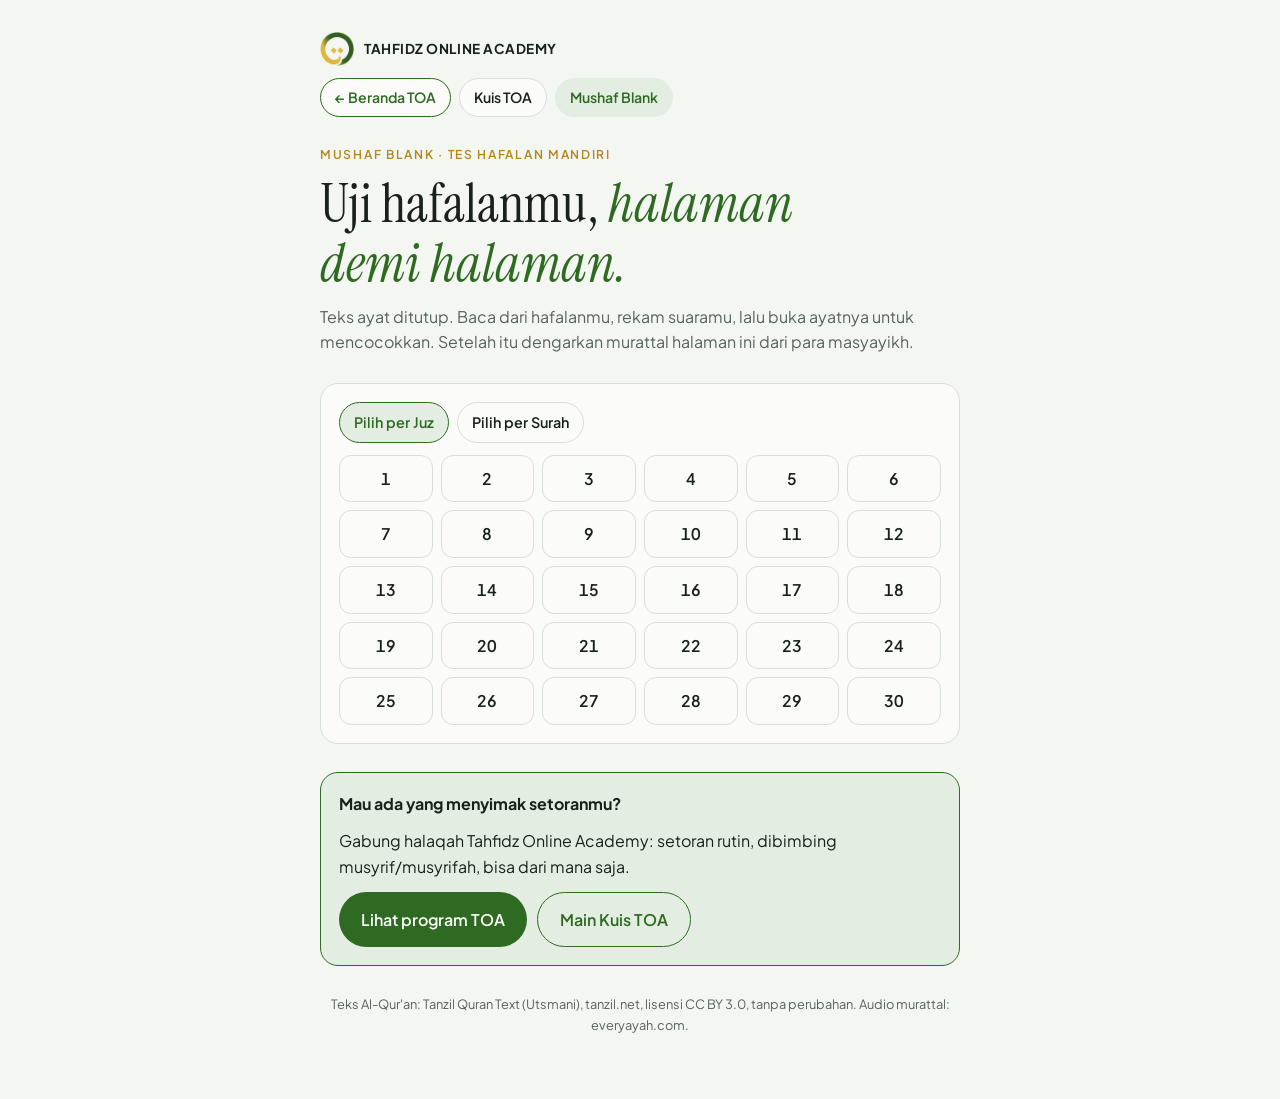
<file: hafalan/index.html>
<!doctype html>
<html lang="id">
<head>
<meta charset="utf-8">
<meta name="viewport" content="width=device-width,initial-scale=1,viewport-fit=cover">
<meta name="description" content="Mushaf Blank TOA: uji hafalan Al-Qur'an per halaman, rekam bacaanmu, lalu dengarkan murattal para masyayikh.">
<meta property="og:title" content="Mushaf Blank TOA">
<meta property="og:description" content="Mushaf Blank TOA: uji hafalan Al-Qur'an per halaman, rekam bacaanmu, lalu dengarkan murattal para masyayikh.">
<meta property="og:image" content="/img/logo-512.png">
<meta name="theme-color" content="#2F6A23">
<link rel="icon" type="image/png" href="/img/logo-160.png">
<link rel="apple-touch-icon" href="/img/logo-512.png">
<style>:root{box-sizing:border-box;padding-top:env(safe-area-inset-top,0px);padding-bottom:env(safe-area-inset-bottom,0px)}body{margin:0;padding:0;font:14px -apple-system,BlinkMacSystemFont,sans-serif}img{max-width:100%}[hidden]{display:none!important}</style>
</head>
<body>
<title>Mushaf Blank TOA</title>
<link rel="preconnect" href="https://fonts.googleapis.com">
<link rel="preconnect" href="https://fonts.gstatic.com" crossorigin>
<link rel="stylesheet" href="https://fonts.googleapis.com/css2?family=Instrument+Serif:ital@0;1&family=Plus+Jakarta+Sans:wght@400;500;600;700&family=Amiri+Quran&family=Amiri:wght@400;700&display=swap">
<style>
/* Layout: one column app with three screens (menu, question, result); mushaf text set large and right-to-left */
:root{
  --bg:#F3F6F1; --paper:#FBFCF9; --ink:#17231A; --muted:#55645A; --line:#D7E0D4;
  --green:#2F6A23; --green-soft:#E3EDE2; --gold:#B8871A; --gold-soft:#F4EAD0;
  --good:#2F6A23; --good-soft:#DDEED8; --bad:#A63A1E; --bad-soft:#F6E1DA;
  --display:"Instrument Serif", Georgia, "Times New Roman", serif;
  --body:"Plus Jakarta Sans", system-ui, -apple-system, "Segoe UI", sans-serif;
  --mushaf:"Amiri Quran", "Amiri", "Traditional Arabic", serif;
}
@media (prefers-color-scheme: dark){:root:not([data-theme="light"]){
  --bg:#0E1610; --paper:#141F17; --ink:#E6EDE5; --muted:#9DAE9F; --line:#26372A;
  --green:#8CC77E; --green-soft:#1A2B1E; --gold:#E2B84A; --gold-soft:#2A2414;
  --good:#8CC77E; --good-soft:#1C3320; --bad:#F09A80; --bad-soft:#3A1E17; color-scheme:dark}}
:root[data-theme="dark"]{
  --bg:#0E1610; --paper:#141F17; --ink:#E6EDE5; --muted:#9DAE9F; --line:#26372A;
  --green:#8CC77E; --green-soft:#1A2B1E; --gold:#E2B84A; --gold-soft:#2A2414;
  --good:#8CC77E; --good-soft:#1C3320; --bad:#F09A80; --bad-soft:#3A1E17; color-scheme:dark}
*{box-sizing:border-box}
body{background:var(--bg);color:var(--ink);font-family:var(--body);font-size:16px;line-height:1.6;
  padding-left:max(16px,env(safe-area-inset-left,0px));padding-right:max(16px,env(safe-area-inset-right,0px));padding-block:0}
.wrap{max-width:640px;margin:0 auto;padding-block:32px 64px;display:flex;flex-direction:column;gap:28px}
h1,h2,h3{font-family:var(--display);font-weight:400;margin:0;line-height:1.1;text-wrap:balance}
h1{font-size:clamp(2.4rem,9vw,3.4rem)}
h1 em,h2 em{color:var(--green)}
h2{font-size:2rem}
h3{font-size:1.45rem}
p{margin:0}
.eyebrow{font-size:.76rem;letter-spacing:.14em;text-transform:uppercase;color:var(--gold);font-weight:600}
.muted{color:var(--muted)}
.brand{display:flex;align-items:center;gap:10px;font-size:.85rem}
.brand svg,.brand img{width:34px;height:34px;flex:none;object-fit:contain}
.brand b{letter-spacing:.04em}
header{display:flex;flex-direction:column;gap:12px}
button{font:inherit;color:inherit}
button:focus-visible,a:focus-visible{outline:3px solid var(--gold);outline-offset:3px}
.modes{display:flex;flex-direction:column;gap:12px}
.mode{display:grid;grid-template-columns:3.2rem 1fr;gap:14px;align-items:center;text-align:left;background:var(--paper);border:1px solid var(--line);border-radius:18px;padding:18px;cursor:pointer}
.mode:hover{border-color:var(--green)}
.mode .ic{width:3.2rem;height:3.2rem;border-radius:14px;background:var(--green-soft);display:grid;place-items:center;font-family:var(--mushaf);font-size:1.5rem;color:var(--green);line-height:1}
.mode b{display:block;font-weight:600;font-size:1.05rem}
.mode span{font-size:.9rem;color:var(--muted)}
.juz{display:flex;flex-direction:column;gap:14px}
.juzgrid{display:grid;grid-template-columns:repeat(6,1fr);gap:8px}
.juzgrid button{border:1px solid var(--line);background:var(--paper);border-radius:12px;padding:10px 0;font-weight:600;cursor:pointer;font-variant-numeric:tabular-nums}
.juzgrid button:hover{border-color:var(--green);color:var(--green)}
.juzgrid button.hot{background:var(--gold-soft);border-color:var(--gold)}
@media (max-width:380px){.juzgrid{grid-template-columns:repeat(5,1fr)}}
.link{background:none;border:0;color:var(--green);font-weight:600;cursor:pointer;padding:4px 0;align-self:flex-start}
.qtop{display:flex;justify-content:space-between;align-items:center;gap:10px;font-size:.88rem;color:var(--muted)}
.prog{height:6px;background:var(--line);border-radius:999px;overflow:hidden}
.prog div{height:100%;background:var(--green);border-radius:999px;transition:width .3s}
.qbox{background:var(--paper);border:1px solid var(--line);border-radius:20px;padding:22px;display:flex;flex-direction:column;gap:14px}
.qbox .ref{font-size:.82rem;font-weight:600;color:var(--gold);letter-spacing:.04em}
.qtext{font-size:1.15rem;font-weight:600;line-height:1.5}
.ayah{font-family:var(--mushaf);direction:rtl;text-align:right;font-size:clamp(1.55rem,6vw,1.95rem);line-height:2.15;color:var(--ink)}
.opts{display:flex;flex-direction:column;gap:10px}
.opt{text-align:left;background:var(--paper);border:1.5px solid var(--line);border-radius:14px;padding:14px 16px;cursor:pointer;line-height:1.45}
.opt:hover:not(:disabled){border-color:var(--green)}
.opt.ar{font-family:var(--mushaf);direction:rtl;text-align:right;font-size:clamp(1.3rem,5vw,1.6rem);line-height:2;padding-block:10px}
.opt:disabled{cursor:default}
.opt.good{border-color:var(--good);background:var(--good-soft)}
.opt.bad{border-color:var(--bad);background:var(--bad-soft)}
.fb{border-radius:14px;padding:14px 16px;display:flex;flex-direction:column;gap:6px}
.fb.good{background:var(--good-soft)}.fb.bad{background:var(--bad-soft)}
.fb b{font-weight:700}
.fb .ayah{font-size:1.4rem;line-height:2}
.btn{display:inline-flex;align-items:center;justify-content:center;background:var(--green);color:var(--paper);border:0;border-radius:999px;padding:14px 22px;font-weight:600;cursor:pointer;text-decoration:none;text-align:center}
.btn.ghost{background:transparent;color:var(--green);border:1.5px solid var(--green)}
.row{display:flex;flex-wrap:wrap;gap:10px}
.result{background:var(--paper);border:1.5px solid var(--green);border-radius:22px;padding:24px;display:flex;flex-direction:column;gap:14px;text-align:center}
.result .score{font-family:var(--display);font-size:4.5rem;line-height:1;font-variant-numeric:tabular-nums}
.result .score small{font-size:1.6rem;color:var(--muted)}
.result .ar{font-family:"Amiri",serif;font-size:1.5rem;color:var(--green);line-height:1.8}
.stars{display:flex;justify-content:center;gap:6px}
.stars i{width:12px;height:12px;border-radius:50%;background:var(--line)}
.stars i.on{background:var(--gold)}
.cta{background:var(--gold-soft);border-radius:18px;padding:20px;display:flex;flex-direction:column;gap:10px}
.cta p{font-size:.95rem}
.ebook{background:var(--paper);border:1.5px solid var(--gold);border-radius:18px;padding:20px;display:grid;grid-template-columns:110px 1fr;gap:16px;align-items:start}
.ebook .cv{width:100%;height:auto;aspect-ratio:1/1;object-fit:cover;border-radius:10px}
.ebook .more{grid-column:1/-1;display:flex;flex-direction:column;gap:8px;border-top:1px dashed var(--line);padding-top:12px}
.ebook .more>span{font-size:.78rem;letter-spacing:.1em;text-transform:uppercase;color:var(--muted);font-weight:600}
#eb-more{display:grid;grid-template-columns:repeat(4,1fr);gap:8px}
#eb-more a{display:block;border-radius:8px;overflow:hidden}
#eb-more img{width:100%;height:auto;aspect-ratio:1/1;object-fit:cover;display:block}
#eb-more a:focus-visible{outline:3px solid var(--gold);outline-offset:2px}
.ebook .tx{display:flex;flex-direction:column;gap:8px;min-width:0}
.ebook .tx b.h{font-family:var(--display);font-weight:400;font-size:1.35rem;line-height:1.15}
.ebook .tx p{font-size:.93rem;color:var(--muted)}
.ebook .tx p i{color:var(--ink);font-style:normal;font-weight:600}
@media (max-width:380px){.ebook{grid-template-columns:1fr}.ebook .cv{width:140px}}
.daily{display:flex;flex-direction:column;gap:6px;text-align:left;background:var(--gold-soft);border:1.5px solid var(--gold);border-radius:20px;padding:20px;cursor:pointer;width:100%}
.daily:hover{transform:translateY(-1px)}
.daily b{font-family:var(--display);font-weight:400;font-size:1.8rem;line-height:1.1}
.daily .sub{font-size:.92rem;color:var(--muted)}
.daily .go{align-self:flex-start;margin-top:4px;background:var(--green);color:var(--paper);border-radius:999px;padding:8px 16px;font-weight:600;font-size:.9rem}
.dots{display:flex;gap:6px;font-size:1.3rem;line-height:1;min-height:1.3rem}
.dsteps{display:flex;gap:8px}
.dsteps span{flex:1;height:8px;border-radius:999px;background:var(--line)}
.dsteps span.ok{background:var(--good)}.dsteps span.no{background:var(--bad)}.dsteps span.now{background:var(--gold)}
.dres{background:var(--paper);border:1.5px solid var(--green);border-radius:22px;padding:24px;display:flex;flex-direction:column;gap:14px;text-align:center}
.dres .emo{font-size:2.6rem;letter-spacing:.15em;line-height:1.2}
.dres .chain{font-size:.9rem;color:var(--muted)}
.stats4{display:grid;grid-template-columns:repeat(4,1fr);gap:8px}
.stats4 div{background:var(--green-soft);border-radius:12px;padding:10px 4px;display:flex;flex-direction:column}
.stats4 b{font-family:var(--display);font-weight:400;font-size:1.7rem;line-height:1.1;font-variant-numeric:tabular-nums}
.stats4 span{font-size:.7rem;color:var(--muted);line-height:1.3}
.cd{font-variant-numeric:tabular-nums;font-weight:700;font-size:1.3rem}
.sharebox{font-family:ui-monospace,SFMono-Regular,Menlo,monospace;font-size:.85rem;white-space:pre-wrap;text-align:left;background:var(--bg);border:1px dashed var(--line);border-radius:12px;padding:12px;user-select:all}
.tescard{display:grid;grid-template-columns:3.2rem 1fr;gap:14px;align-items:center;text-align:left;background:var(--green-soft);border:1.5px solid var(--green);border-radius:18px;padding:18px;cursor:pointer;width:100%}
.tescard .ic{width:3.2rem;height:3.2rem;border-radius:14px;background:var(--paper);display:grid;place-items:center;font-weight:700;color:var(--green);font-size:1.3rem}
.tescard b{display:block;font-weight:600;font-size:1.05rem}
.tescard span.d{font-size:.9rem;color:var(--muted)}
.tin{font:inherit;font-size:1.3rem;color:var(--ink);background:var(--paper);border:1.5px solid var(--line);border-radius:14px;padding:14px;width:100%;max-width:220px}
.tin:focus-visible{outline:3px solid var(--gold);outline-offset:2px}
.tf{display:flex;flex-direction:column;gap:6px;font-weight:600;font-size:.92rem}
.tf input{font:inherit;font-weight:400;color:var(--ink);background:var(--bg);border:1px solid var(--line);border-radius:10px;padding:12px;width:100%}
.pres{background:var(--paper);border:1.5px solid var(--green);border-radius:22px;padding:22px;display:flex;flex-direction:column;gap:14px}
.pres .pn{font-family:var(--display);font-size:2.1rem;line-height:1.1}
.pres .code{align-self:flex-start;background:var(--gold-soft);border-radius:999px;padding:4px 12px;font-weight:700;font-size:.85rem;letter-spacing:.04em}
.pres ul{margin:0;padding-left:20px;display:flex;flex-direction:column;gap:4px}
.pres dl{margin:0;display:grid;grid-template-columns:auto 1fr;gap:6px 14px;font-size:.92rem;background:var(--green-soft);border-radius:12px;padding:12px 14px}
.pres dt{font-weight:600}.pres dd{margin:0;color:var(--muted)}
.alt{border:1px dashed var(--line);border-radius:14px;padding:14px;font-size:.92rem;display:flex;flex-direction:column;gap:8px}
.plcard{display:grid;grid-template-columns:3.2rem 1fr;gap:14px;align-items:center;text-align:left;background:var(--paper);border:1.5px solid var(--gold);border-radius:18px;padding:18px;cursor:pointer;width:100%}
.plcard .ic{width:3.2rem;height:3.2rem;border-radius:14px;background:var(--gold-soft);display:grid;place-items:center;font-size:1.3rem}
.plcard b{display:block;font-weight:600;font-size:1.05rem}
.plcard span.d{font-size:.9rem;color:var(--muted)}
.pgrid{display:grid;grid-template-columns:repeat(6,1fr);gap:8px}
.pgrid button{border:1.5px solid var(--line);background:var(--paper);border-radius:12px;padding:10px 0;font-weight:600;cursor:pointer;font-variant-numeric:tabular-nums}
.pgrid button[aria-pressed="true"]{background:var(--green);border-color:var(--green);color:var(--paper)}
@media (max-width:380px){.pgrid{grid-template-columns:repeat(5,1fr)}}
.chips{display:flex;flex-wrap:wrap;gap:8px}
.chips button{border:1.5px solid var(--line);background:var(--paper);border-radius:999px;padding:8px 14px;font-weight:600;font-size:.9rem;cursor:pointer}
.chips button[aria-pressed="true"]{border-color:var(--green);background:var(--green-soft);color:var(--green)}
.who{display:flex;align-items:center;justify-content:space-between;gap:10px;background:var(--paper);border:1px solid var(--line);border-radius:14px;padding:10px 14px;font-size:.92rem}
.who b{color:var(--green)}
.kl{display:flex;flex-direction:column;gap:14px;background:var(--paper);border:1px solid var(--line);border-radius:18px;padding:18px}
.kl ol{list-style:none;margin:0;padding:0;display:flex;flex-direction:column}
.kl li{display:grid;grid-template-columns:2rem 1fr auto;gap:10px;align-items:center;padding:10px 4px;border-bottom:1px solid var(--line)}
.kl li:last-child{border-bottom:0}
.kl li .r{font-weight:700;color:var(--muted);font-variant-numeric:tabular-nums;text-align:center}
.kl li:nth-child(1) .r{color:var(--gold)}
.kl li .n{overflow:hidden;text-overflow:ellipsis;white-space:nowrap;font-weight:600}
.kl li .p{font-variant-numeric:tabular-nums;font-weight:700;color:var(--green)}
.kl li.me{background:var(--green-soft);border-radius:10px}
.kl .empty{color:var(--muted);font-size:.92rem;padding:8px 0}
.vc{font-size:.85rem;color:var(--muted);text-align:center}
.nm{position:fixed;inset:0;z-index:50;background:rgba(0,0,0,.45);display:flex;align-items:center;justify-content:center;padding:16px}
.nm[hidden]{display:none!important}
.nmc{background:var(--paper);border-radius:20px;padding:22px;max-width:420px;width:100%;display:flex;flex-direction:column;gap:12px}
.nmc .tin{max-width:none;font-size:1.1rem}
.psum{display:grid;grid-template-columns:repeat(3,1fr);gap:8px}
.psum div{background:var(--green-soft);border-radius:12px;padding:10px 6px;display:flex;flex-direction:column;text-align:center}
.psum b{font-family:var(--display);font-weight:400;font-size:1.7rem;line-height:1.1;font-variant-numeric:tabular-nums}
.psum span{font-size:.74rem;color:var(--muted)}
.days{display:flex;flex-direction:column;border-top:1px solid var(--line)}
.day{display:grid;grid-template-columns:auto 1fr auto;gap:12px;align-items:center;padding:12px 2px;border-bottom:1px solid var(--line)}
.day input{width:22px;height:22px;accent-color:var(--green)}
.day .w{min-width:0}
.day .w b{display:block;font-weight:600;font-size:.95rem}
.day .w span{font-size:.84rem;color:var(--muted)}
.day .m{font-size:.82rem;color:var(--muted);text-align:right;font-variant-numeric:tabular-nums;white-space:nowrap}
.day.done .w b{text-decoration:line-through;color:var(--muted)}
.warn{font-size:.88rem;background:var(--gold-soft);border-radius:12px;padding:12px 14px}
.loading{color:var(--muted);text-align:center;padding:30px 0}
footer{font-size:.8rem;color:var(--muted);text-align:center}
.topnav{display:flex;flex-wrap:wrap;gap:8px;align-items:center}
.topnav a{display:inline-flex;align-items:center;gap:4px;border:1.5px solid var(--line);background:var(--paper);border-radius:999px;padding:7px 14px;font-weight:600;font-size:.88rem;color:var(--ink);text-decoration:none}
.topnav a.home{border-color:var(--green);color:var(--green)}
.topnav a[aria-current]{background:var(--green-soft);border-color:var(--green-soft);color:var(--green)}

.card{display:flex;flex-direction:column;gap:12px;background:var(--paper);border:1px solid var(--line);border-radius:18px;padding:18px}
.sel{font:inherit;color:var(--ink);background:var(--paper);border:1.5px solid var(--line);border-radius:12px;padding:12px;width:100%}
.juzgrid .on{border-color:var(--green);background:var(--green-soft);color:var(--green)}
.vtop{display:grid;grid-template-columns:48px 1fr 48px;align-items:center;gap:8px;position:sticky;top:0;z-index:5;background:var(--bg);padding:8px 0}
.nav{width:44px;height:44px;border-radius:999px;border:1.5px solid var(--line);background:var(--paper);font-size:1.5rem;line-height:1;cursor:pointer;color:var(--ink)}
.nav:disabled{opacity:.35}
.ayat{display:flex;flex-direction:column;gap:10px}
.bas{font-family:var(--mushaf);text-align:center;font-size:1.5rem;color:var(--green);direction:rtl}
.sh{text-align:center;font-weight:600;color:var(--gold);font-size:.9rem;letter-spacing:.06em;margin-top:6px}
.ay{display:grid;grid-template-columns:1fr 2.2rem;gap:10px;align-items:start;background:var(--paper);border:1px solid var(--line);border-radius:14px;padding:12px 14px;cursor:pointer;text-align:right;font:inherit;color:inherit;width:100%}
.ay .no{width:2.2rem;height:2.2rem;border-radius:999px;background:var(--green-soft);color:var(--green);display:flex;align-items:center;justify-content:center;font-weight:700;font-size:.85rem;font-variant-numeric:tabular-nums}
.ay .tx{font-family:var(--mushaf);direction:rtl;font-size:clamp(1.4rem,5.5vw,1.8rem);line-height:2.1}
.ay.closed .tx{color:var(--muted)}
.ay .blank{display:inline-block;height:.9em;border-radius:6px;background:var(--line);vertical-align:middle}
.ay.playing{border-color:var(--gold);box-shadow:0 0 0 2px var(--gold-soft)}
.err{color:var(--bad);font-size:.9rem;margin:0}
#r-btn.recording{background:var(--bad)}
.topnav{display:flex;flex-wrap:wrap;gap:8px;align-items:center}
.topnav a{display:inline-flex;align-items:center;gap:4px;border:1.5px solid var(--line);background:var(--paper);border-radius:999px;padding:7px 14px;font-weight:600;font-size:.88rem;color:var(--ink);text-decoration:none}
.topnav a.home{border-color:var(--green);color:var(--green)}
.topnav a[aria-current]{background:var(--green-soft);border-color:var(--green-soft);color:var(--green)}

</style>
<div class="wrap">
  <header>
    <a class="brand" href="/" style="color:inherit;text-decoration:none"><img src="/img/logo-160.png" alt="" width="34" height="34"><b>TAHFIDZ ONLINE ACADEMY</b></a>
    <nav class="topnav" aria-label="Navigasi"><a href="/" class="home">← Beranda TOA</a><a href="/kuis/">Kuis TOA</a><a href="/hafalan/" aria-current="page">Mushaf Blank</a></nav>
  </header>

  <section style="display:flex;flex-direction:column;gap:10px">
    <span class="eyebrow">Mushaf Blank · Tes Hafalan Mandiri</span>
    <h1>Uji hafalanmu, <em>halaman demi halaman.</em></h1>
    <p class="muted">Teks ayat ditutup. Baca dari hafalanmu, rekam suaramu, lalu buka ayatnya untuk mencocokkan. Setelah itu dengarkan murattal halaman ini dari para masyayikh.</p>
  </section>

  <section class="card" id="picker">
    <div class="chips" id="pk-tabs"><button type="button" data-t="juz" aria-pressed="true">Pilih per Juz</button><button type="button" data-t="surah" aria-pressed="false">Pilih per Surah</button></div>
    <div id="pk-juz">
      <div class="juzgrid" id="jgrid"></div>
      <div id="pgwrap" hidden style="display:flex;flex-direction:column;gap:8px;margin-top:14px"><b id="pg-h"></b><div class="juzgrid" id="pgrid2"></div></div>
    </div>
    <div id="pk-surah" hidden>
      <label class="muted" for="ssel" style="font-size:.9rem">Surah</label>
      <select id="ssel" class="sel"></select>
      <button class="btn" type="button" id="sgo" style="align-self:flex-start">Buka surah</button>
    </div>
  </section>

  <section id="viewer" hidden style="display:flex;flex-direction:column;gap:16px">
    <button class="link" type="button" id="v-back">← Pilih halaman lain</button>
    <div class="vtop">
      <button class="nav" type="button" id="prev" aria-label="Halaman sebelumnya">‹</button>
      <div style="text-align:center"><b id="v-h"></b><div class="muted" id="v-s" style="font-size:.88rem"></div></div>
      <button class="nav" type="button" id="next" aria-label="Halaman berikutnya">›</button>
    </div>
    <div class="chips" id="tools">
      <button type="button" id="t-next">Buka ayat berikutnya</button>
      <button type="button" id="t-all">Buka semua</button>
      <button type="button" id="t-none">Tutup semua</button>
      <button type="button" id="t-hint" aria-pressed="false">Petunjuk kata pertama</button>
    </div>
    <div id="ayat" class="ayat"></div>

    <div class="card" id="rec">
      <b>🎙️ Rekam bacaanmu</b>
      <p class="muted" style="font-size:.9rem;margin:0">Rekaman hanya tersimpan di HP-mu, tidak diunggah ke mana pun.</p>
      <div class="row" style="align-items:center"><button class="btn" type="button" id="r-btn">Mulai rekam</button><span id="r-time" class="muted" style="font-variant-numeric:tabular-nums"></span></div>
      <div id="r-out" hidden style="display:flex;flex-direction:column;gap:10px">
        <audio id="r-audio" controls style="width:100%"></audio>
        <div class="row"><button class="btn ghost" type="button" id="r-share">Kirim rekaman</button><a class="btn ghost" id="r-dl" download>Simpan rekaman</a></div>
      </div>
      <p id="r-err" class="err" hidden></p>
    </div>

    <div class="card" id="mur">
      <b>🎧 Murattal halaman ini</b>
      <label class="muted" for="qsel" style="font-size:.9rem">Qari</label>
      <select id="qsel" class="sel"></select>
      <div class="row" style="align-items:center"><button class="btn" type="button" id="m-btn">▶ Putar halaman ini</button><span id="m-now" class="muted" style="font-size:.9rem"></span></div>
      <div class="chips"><button type="button" id="m-rep" aria-pressed="false">🔁 Ulangi halaman</button><button type="button" id="m-show" aria-pressed="true">Buka ayat saat diputar</button></div>
      <p id="m-err" class="err" hidden></p>
    </div>
  </section>

  <section class="card" style="background:var(--green-soft);border-color:var(--green)">
    <b>Mau ada yang menyimak setoranmu?</b>
    <p style="margin:0">Gabung halaqah Tahfidz Online Academy: setoran rutin, dibimbing musyrif/musyrifah, bisa dari mana saja.</p>
    <div class="row"><a class="btn" href="/#program">Lihat program TOA</a><a class="btn ghost" href="/kuis/">Main Kuis TOA</a></div>
  </section>

  <footer>Teks Al-Qur'an: Tanzil Quran Text (Utsmani), tanzil.net, lisensi CC BY 3.0, tanpa perubahan. Audio murattal: everyayah.com.</footer>
</div>

<script>
var QARI=[['Alafasy_128kbps','Mishary Rasyid Alafasy (Kuwait)'],['Husary_64kbps','Mahmud Khalil Al-Husary (Mesir)'],['Minshawy_Murattal_128kbps','Muhammad Shiddiq Al-Minsyawi (Mesir)'],['Abdurrahmaan_As-Sudais_192kbps','Abdurrahman As-Sudais (Makkah)'],['Saood_ash-Shuraym_128kbps','Su\'ud Asy-Syuraim (Makkah)'],['Abu_Bakr_Ash-Shaatree_128kbps','Abu Bakr Asy-Syatiri (Saudi)'],['Hani_Rifai_192kbps','Hani Ar-Rifa\'i (Saudi)']];
var AR='٠١٢٣٤٥٦٧٨٩';function arn(n){return String(n).replace(/\d/g,function(d){return AR[d]})}
function E(id){return document.getElementById(id)}
function ls(k,v){try{if(v===undefined)return localStorage.getItem(k);localStorage.setItem(k,v)}catch(e){return null}}
var Q=null,PG={"pages":[[1,1,1],[2,1,1],[2,6,1],[2,17,1],[2,25,1],[2,30,1],[2,38,1],[2,49,1],[2,58,1],[2,62,1],[2,70,1],[2,77,1],[2,84,1],[2,89,1],[2,94,1],[2,102,1],[2,106,1],[2,113,1],[2,120,1],[2,127,1],[2,135,1],[2,142,2],[2,146,2],[2,154,2],[2,164,2],[2,170,2],[2,177,2],[2,182,2],[2,187,2],[2,191,2],[2,197,2],[2,203,2],[2,211,2],[2,216,2],[2,220,2],[2,225,2],[2,231,2],[2,234,2],[2,238,2],[2,246,2],[2,249,2],[2,253,3],[2,257,3],[2,260,3],[2,265,3],[2,270,3],[2,275,3],[2,282,3],[2,283,3],[3,1,3],[3,10,3],[3,16,3],[3,23,3],[3,30,3],[3,38,3],[3,46,3],[3,53,3],[3,62,3],[3,71,3],[3,78,3],[3,84,3],[3,92,3],[3,101,4],[3,109,4],[3,116,4],[3,122,4],[3,133,4],[3,141,4],[3,149,4],[3,154,4],[3,158,4],[3,166,4],[3,174,4],[3,181,4],[3,187,4],[3,195,4],[4,1,4],[4,7,4],[4,12,4],[4,15,4],[4,20,4],[4,24,5],[4,27,5],[4,34,5],[4,38,5],[4,45,5],[4,52,5],[4,60,5],[4,66,5],[4,75,5],[4,80,5],[4,87,5],[4,92,5],[4,95,5],[4,102,5],[4,106,5],[4,114,5],[4,122,5],[4,128,5],[4,135,5],[4,141,5],[4,148,6],[4,155,6],[4,163,6],[4,171,6],[4,176,6],[5,3,6],[5,6,6],[5,10,6],[5,14,6],[5,18,6],[5,24,6],[5,32,6],[5,37,6],[5,42,6],[5,46,6],[5,51,6],[5,58,6],[5,65,6],[5,71,6],[5,77,6],[5,83,7],[5,90,7],[5,96,7],[5,104,7],[5,109,7],[5,114,7],[6,1,7],[6,9,7],[6,19,7],[6,28,7],[6,36,7],[6,45,7],[6,53,7],[6,60,7],[6,69,7],[6,74,7],[6,82,7],[6,91,7],[6,95,7],[6,102,7],[6,111,8],[6,119,8],[6,125,8],[6,132,8],[6,138,8],[6,143,8],[6,147,8],[6,152,8],[6,158,8],[7,1,8],[7,12,8],[7,23,8],[7,31,8],[7,38,8],[7,44,8],[7,52,8],[7,58,8],[7,68,8],[7,74,8],[7,82,8],[7,88,9],[7,96,9],[7,105,9],[7,121,9],[7,131,9],[7,138,9],[7,144,9],[7,150,9],[7,156,9],[7,160,9],[7,164,9],[7,171,9],[7,179,9],[7,188,9],[7,196,9],[8,1,9],[8,9,9],[8,17,9],[8,26,9],[8,34,9],[8,41,10],[8,46,10],[8,53,10],[8,62,10],[8,70,10],[9,1,10],[9,7,10],[9,14,10],[9,21,10],[9,27,10],[9,32,10],[9,37,10],[9,41,10],[9,48,10],[9,55,10],[9,62,10],[9,69,10],[9,73,10],[9,80,10],[9,87,10],[9,94,11],[9,100,11],[9,107,11],[9,112,11],[9,118,11],[9,123,11],[10,1,11],[10,7,11],[10,15,11],[10,21,11],[10,26,11],[10,34,11],[10,43,11],[10,54,11],[10,62,11],[10,71,11],[10,79,11],[10,89,11],[10,98,11],[10,107,11],[11,6,12],[11,13,12],[11,20,12],[11,29,12],[11,38,12],[11,46,12],[11,54,12],[11,63,12],[11,72,12],[11,82,12],[11,89,12],[11,98,12],[11,109,12],[11,118,12],[12,5,12],[12,15,12],[12,23,12],[12,31,12],[12,38,12],[12,44,12],[12,53,13],[12,64,13],[12,70,13],[12,79,13],[12,87,13],[12,96,13],[12,104,13],[13,1,13],[13,6,13],[13,14,13],[13,19,13],[13,29,13],[13,35,13],[13,43,13],[14,6,13],[14,11,13],[14,19,13],[14,25,13],[14,34,13],[14,43,13],[15,1,14],[15,16,14],[15,32,14],[15,52,14],[15,71,14],[15,91,14],[16,7,14],[16,15,14],[16,27,14],[16,35,14],[16,43,14],[16,55,14],[16,65,14],[16,73,14],[16,80,14],[16,88,14],[16,94,14],[16,103,14],[16,111,14],[16,119,14],[17,1,15],[17,8,15],[17,18,15],[17,28,15],[17,39,15],[17,50,15],[17,59,15],[17,67,15],[17,76,15],[17,87,15],[17,97,15],[17,105,15],[18,5,15],[18,16,15],[18,21,15],[18,28,15],[18,35,15],[18,46,15],[18,54,15],[18,62,15],[18,75,16],[18,84,16],[18,98,16],[19,1,16],[19,12,16],[19,26,16],[19,39,16],[19,52,16],[19,65,16],[19,77,16],[19,96,16],[20,13,16],[20,38,16],[20,52,16],[20,65,16],[20,77,16],[20,88,16],[20,99,16],[20,114,16],[20,126,16],[21,1,17],[21,11,17],[21,25,17],[21,36,17],[21,45,17],[21,58,17],[21,73,17],[21,82,17],[21,91,17],[21,102,17],[22,1,17],[22,6,17],[22,16,17],[22,24,17],[22,31,17],[22,39,17],[22,47,17],[22,56,17],[22,65,17],[22,73,17],[23,1,18],[23,18,18],[23,28,18],[23,43,18],[23,60,18],[23,75,18],[23,90,18],[23,105,18],[24,1,18],[24,11,18],[24,21,18],[24,28,18],[24,32,18],[24,37,18],[24,44,18],[24,54,18],[24,59,18],[24,62,18],[25,3,18],[25,12,18],[25,21,19],[25,33,19],[25,44,19],[25,56,19],[25,68,19],[26,1,19],[26,20,19],[26,40,19],[26,61,19],[26,84,19],[26,112,19],[26,137,19],[26,160,19],[26,184,19],[26,207,19],[27,1,19],[27,14,19],[27,23,19],[27,36,19],[27,45,19],[27,56,20],[27,64,20],[27,77,20],[27,89,20],[28,6,20],[28,14,20],[28,22,20],[28,29,20],[28,36,20],[28,44,20],[28,51,20],[28,60,20],[28,71,20],[28,78,20],[28,85,20],[29,7,20],[29,15,20],[29,24,20],[29,31,20],[29,39,20],[29,46,21],[29,53,21],[29,64,21],[30,6,21],[30,16,21],[30,25,21],[30,33,21],[30,42,21],[30,51,21],[31,1,21],[31,12,21],[31,20,21],[31,29,21],[32,1,21],[32,12,21],[32,21,21],[33,1,21],[33,7,21],[33,16,21],[33,23,21],[33,31,22],[33,36,22],[33,44,22],[33,51,22],[33,55,22],[33,63,22],[34,1,22],[34,8,22],[34,15,22],[34,23,22],[34,32,22],[34,40,22],[34,49,22],[35,4,22],[35,12,22],[35,19,22],[35,31,22],[35,39,22],[35,45,22],[36,13,22],[36,28,23],[36,41,23],[36,55,23],[36,71,23],[37,1,23],[37,25,23],[37,52,23],[37,77,23],[37,103,23],[37,127,23],[37,154,23],[38,1,23],[38,17,23],[38,27,23],[38,43,23],[38,62,23],[38,84,23],[39,6,23],[39,11,23],[39,22,23],[39,32,24],[39,41,24],[39,48,24],[39,57,24],[39,68,24],[39,75,24],[40,8,24],[40,17,24],[40,26,24],[40,34,24],[40,41,24],[40,50,24],[40,59,24],[40,67,24],[40,78,24],[41,1,24],[41,12,24],[41,21,24],[41,30,24],[41,39,24],[41,47,25],[42,1,25],[42,11,25],[42,16,25],[42,23,25],[42,32,25],[42,45,25],[42,52,25],[43,11,25],[43,23,25],[43,34,25],[43,48,25],[43,61,25],[43,74,25],[44,1,25],[44,19,25],[44,40,25],[45,1,25],[45,14,25],[45,23,25],[45,33,25],[46,6,26],[46,15,26],[46,21,26],[46,29,26],[47,1,26],[47,12,26],[47,20,26],[47,30,26],[48,1,26],[48,10,26],[48,16,26],[48,24,26],[48,29,26],[49,5,26],[49,12,26],[50,1,26],[50,16,26],[50,36,26],[51,7,26],[51,31,27],[51,52,27],[52,15,27],[52,32,27],[53,1,27],[53,27,27],[53,45,27],[54,7,27],[54,28,27],[54,50,27],[55,17,27],[55,41,27],[55,68,27],[56,17,27],[56,51,27],[56,77,27],[57,4,27],[57,12,27],[57,19,27],[57,25,27],[58,1,28],[58,7,28],[58,12,28],[58,22,28],[59,4,28],[59,10,28],[59,17,28],[60,1,28],[60,6,28],[60,12,28],[61,6,28],[62,1,28],[62,9,28],[63,5,28],[64,1,28],[64,10,28],[65,1,28],[65,6,28],[66,1,28],[66,8,28],[67,1,29],[67,13,29],[67,27,29],[68,16,29],[68,43,29],[69,9,29],[69,35,29],[70,11,29],[70,40,29],[71,11,29],[72,1,29],[72,14,29],[73,1,29],[73,20,29],[74,18,29],[74,48,29],[75,20,29],[76,6,29],[76,26,29],[77,20,29],[78,1,30],[78,31,30],[79,16,30],[80,1,30],[81,1,30],[82,1,30],[83,7,30],[83,35,30],[85,1,30],[86,1,30],[87,16,30],[89,1,30],[89,24,30],[91,1,30],[92,15,30],[95,1,30],[97,1,30],[98,8,30],[100,10,30],[103,1,30],[106,1,30],[109,1,30],[112,1,30]],"names":["Al-Faatiha","Al-Baqara","Aal-i-Imraan","An-Nisaa","Al-Maaida","Al-An'aam","Al-A'raaf","Al-Anfaal","At-Tawba","Yunus","Hud","Yusuf","Ar-Ra'd","Ibrahim","Al-Hijr","An-Nahl","Al-Israa","Al-Kahf","Maryam","Taa-Haa","Al-Anbiyaa","Al-Hajj","Al-Muminoon","An-Noor","Al-Furqaan","Ash-Shu'araa","An-Naml","Al-Qasas","Al-Ankaboot","Ar-Room","Luqman","As-Sajda","Al-Ahzaab","Saba","Faatir","Yaseen","As-Saaffaat","Saad","Az-Zumar","Al-Ghaafir","Fussilat","Ash-Shura","Az-Zukhruf","Ad-Dukhaan","Al-Jaathiya","Al-Ahqaf","Muhammad","Al-Fath","Al-Hujuraat","Qaaf","Adh-Dhaariyat","At-Tur","An-Najm","Al-Qamar","Ar-Rahmaan","Al-Waaqia","Al-Hadid","Al-Mujaadila","Al-Hashr","Al-Mumtahana","As-Saff","Al-Jumu'a","Al-Munaafiqoon","At-Taghaabun","At-Talaaq","At-Tahrim","Al-Mulk","Al-Qalam","Al-Haaqqa","Al-Ma'aarij","Nooh","Al-Jinn","Al-Muzzammil","Al-Muddaththir","Al-Qiyaama","Al-Insaan","Al-Mursalaat","An-Naba","An-Naazi'aat","Abasa","At-Takwir","Al-Infitaar","Al-Mutaffifin","Al-Inshiqaaq","Al-Burooj","At-Taariq","Al-A'laa","Al-Ghaashiya","Al-Fajr","Al-Balad","Ash-Shams","Al-Lail","Ad-Dhuhaa","Ash-Sharh","At-Tin","Al-Alaq","Al-Qadr","Al-Bayyina","Az-Zalzala","Al-Aadiyaat","Al-Qaari'a","At-Takaathur","Al-Asr","Al-Humaza","Al-Fil","Quraish","Al-Maa'un","Al-Kawthar","Al-Kaafiroon","An-Nasr","Al-Masad","Al-Ikhlaas","Al-Falaq","An-Naas"]},IDX={},P=0,OPEN=[],HINT=false;
// --- picker
var jg=E('jgrid');for(var j=1;j<=30;j++){(function(j){var b=document.createElement('button');b.type='button';b.textContent=j;b.setAttribute('aria-label','Juz '+j);b.addEventListener('click',function(){pickJuz(j,b)});jg.appendChild(b)})(j)}
function pickJuz(j,btn){jg.querySelectorAll('button').forEach(function(x){x.classList.toggle('on',x===btn)});
  var g=E('pgrid2');g.textContent='';E('pg-h').textContent='Juz '+j+': pilih halaman';
  PG.pages.forEach(function(x,i){if(x[2]!==j)return;var b=document.createElement('button');b.type='button';b.textContent=i+1;b.setAttribute('aria-label','Halaman '+(i+1));b.addEventListener('click',function(){openPage(i+1)});g.appendChild(b)});
  E('pgwrap').hidden=false;E('pgwrap').scrollIntoView({behavior:'smooth',block:'nearest'})}
E('pk-tabs').querySelectorAll('button').forEach(function(b){b.addEventListener('click',function(){
  E('pk-tabs').querySelectorAll('button').forEach(function(x){x.setAttribute('aria-pressed',x===b)});
  E('pk-juz').hidden=b.dataset.t!=='juz';E('pk-surah').hidden=b.dataset.t!=='surah';E('pk-surah').style.display=b.dataset.t==='surah'?'flex':'';E('pk-surah').style.flexDirection='column';E('pk-surah').style.gap='10px'})});
PG.names.forEach(function(n,i){var o=document.createElement('option');o.value=i+1;o.textContent=(i+1)+'. '+n;E('ssel').appendChild(o)});
E('sgo').addEventListener('click',function(){var s=+E('ssel').value;for(var i=PG.pages.length-1;i>=0;i--){var x=PG.pages[i];if(x[0]<s||(x[0]===s&&x[1]<=1)){openPage(i+1);return}}});
QARI.forEach(function(q){var o=document.createElement('option');o.value=q[0];o.textContent=q[1];E('qsel').appendChild(o)});
if(ls('toa-qari'))E('qsel').value=ls('toa-qari');
E('qsel').addEventListener('change',function(){ls('toa-qari',E('qsel').value);stopAudio()});
// --- data
function loadQ(){if(Q)return Promise.resolve();return fetch('/kuis/quran.json').then(function(r){return r.json()}).then(function(d){Q=d;d.v.forEach(function(v,i){IDX[v[0]*1000+v[1]]=i})})}
function range(p){var a=PG.pages[p-1],b=PG.pages[p],i0=IDX[a[0]*1000+a[1]],i1=b?IDX[b[0]*1000+b[1]]:Q.v.length;return [i0,i1]}
function splitBas(v){var w=v[3].split(' ');if(v[1]===1&&v[0]!==1&&v[0]!==9)return [w.slice(0,4).join(' '),w.slice(4).join(' ')];return [null,v[3]]}
// --- viewer
function openPage(p){if(!(history.state&&history.state.toa))history.pushState({toa:1},'');E('picker').hidden=true;E('viewer').hidden=false;E('ayat').innerHTML='<p class="muted">Membuka mushaf…</p>';
  loadQ().then(function(){render(p);E('viewer').scrollIntoView({behavior:'smooth'})}).catch(function(){E('ayat').innerHTML='<p class="err">Teks Al-Qur\'an belum termuat. Periksa koneksi, lalu coba lagi.</p>'})}
function render(p){stopAudio();P=p;ls('toa-blank-page',p);var r=range(p),A=E('ayat');A.textContent='';OPEN=[];
  var surs={};for(var i=r[0];i<r[1];i++)surs[Q.v[i][0]]=1;
  E('v-h').textContent='Halaman '+p+' · Juz '+PG.pages[p-1][2];E('v-s').textContent=Object.keys(surs).map(function(s){return Q.names[s-1]}).join(' · ');
  E('prev').disabled=p<=1;E('next').disabled=p>=604;
  for(var i=r[0];i<r[1];i++){(function(i){var v=Q.v[i],sp=splitBas(v);
    if(v[1]===1){var h=document.createElement('div');h.className='sh';h.textContent='Surah '+Q.names[v[0]-1];A.appendChild(h);
      if(sp[0]){var bs=document.createElement('div');bs.className='bas';bs.lang='ar';bs.textContent=sp[0];A.appendChild(bs)}}
    var b=document.createElement('button');b.type='button';b.className='ay closed';b.dataset.i=i;
    var tx=document.createElement('span');tx.className='tx';tx.lang='ar';var no=document.createElement('span');no.className='no';no.textContent=v[1];
    b.append(tx,no);b._t=sp[1];b.addEventListener('click',function(){setOpen(b,b.classList.contains('closed'))});A.appendChild(b);OPEN.push(b);paint(b)})(i)}
}
function paint(b){var tx=b.firstChild,closed=b.classList.contains('closed');tx.textContent='';
  if(!closed){tx.textContent=b._t+' ﴿'+arn(b.lastChild.textContent)+'﴾';return}
  var w=b._t.split(' ');if(HINT){tx.append(w[0]+' ')}
  var n=Math.max(1,Math.min(6,Math.round(w.length/3)));for(var k=0;k<n;k++){var s=document.createElement('span');s.className='blank';s.style.width=(2.2+((k*37)%3))+'em';s.style.marginInline='.18em';tx.appendChild(s)}}
function setOpen(b,o){b.classList.toggle('closed',!o);paint(b)}
E('t-next').addEventListener('click',function(){var b=OPEN.filter(function(x){return x.classList.contains('closed')})[0];if(b){setOpen(b,true);b.scrollIntoView({behavior:'smooth',block:'center'})}});
E('t-all').addEventListener('click',function(){OPEN.forEach(function(b){setOpen(b,true)})});
E('t-none').addEventListener('click',function(){OPEN.forEach(function(b){setOpen(b,false)})});
E('t-hint').addEventListener('click',function(){HINT=!HINT;E('t-hint').setAttribute('aria-pressed',HINT);OPEN.forEach(paint)});
E('prev').addEventListener('click',function(){if(P>1)render(P-1)});E('next').addEventListener('click',function(){if(P<604)render(P+1)});
// --- recorder
var MR=null,CH=[],T0=0,TM=null,BLOB=null;
function fmt(s){return Math.floor(s/60)+':'+('0'+Math.floor(s%60)).slice(-2)}
E('r-btn').addEventListener('click',function(){
  if(MR&&MR.state==='recording'){MR.stop();return}
  E('r-err').hidden=true;
  if(!navigator.mediaDevices||!window.MediaRecorder){E('r-err').textContent='Browser ini belum bisa merekam. Coba buka di Safari atau Chrome terbaru.';E('r-err').hidden=false;return}
  navigator.mediaDevices.getUserMedia({audio:true}).then(function(st){
    var mt=MediaRecorder.isTypeSupported&&MediaRecorder.isTypeSupported('audio/mp4')?'audio/mp4':'';
    MR=new MediaRecorder(st,mt?{mimeType:mt}:undefined);CH=[];
    MR.ondataavailable=function(e){if(e.data.size)CH.push(e.data)};
    MR.onstop=function(){st.getTracks().forEach(function(t){t.stop()});clearInterval(TM);E('r-btn').classList.remove('recording');E('r-btn').textContent='Rekam ulang';
      BLOB=new Blob(CH,{type:MR.mimeType||'audio/mp4'});var u=URL.createObjectURL(BLOB);E('r-audio').src=u;
      var ext=/webm/.test(BLOB.type)?'webm':'m4a';E('r-dl').href=u;E('r-dl').download='setoran-halaman-'+P+'.'+ext;E('r-out').hidden=false;E('r-out').style.display='flex'};
    MR.start();T0=Date.now();E('r-btn').classList.add('recording');E('r-btn').textContent='⏹ Berhenti';
    TM=setInterval(function(){E('r-time').textContent='● '+fmt((Date.now()-T0)/1000)},500);
  }).catch(function(){E('r-err').textContent='Izin mikrofon ditolak. Aktifkan mikrofon untuk website ini di pengaturan browser.';E('r-err').hidden=false})});
E('r-share').addEventListener('click',function(){if(!BLOB)return;var ext=/webm/.test(BLOB.type)?'webm':'m4a';
  var f=new File([BLOB],'setoran-halaman-'+P+'.'+ext,{type:BLOB.type});
  if(navigator.canShare&&navigator.canShare({files:[f]}))navigator.share({files:[f],title:'Setoran halaman '+P,text:'Setoran hafalan halaman '+P+' (Mushaf Blank, tahfidzonline.com/hafalan)'}).catch(function(){});
  else E('r-dl').click()});
// --- murattal
var AU=new Audio(),QU=[],QI=0,PLAY=false,REP=false,SHOW=true;AU.preload='auto';
function url(s,a){return 'https://everyayah.com/data/'+E('qsel').value+'/'+('00'+s).slice(-3)+('00'+a).slice(-3)+'.mp3'}
function queue(){var r=range(P),q=[];for(var i=r[0];i<r[1];i++){var v=Q.v[i];if(v[1]===1&&v[0]!==1&&v[0]!==9)q.push({s:1,a:1,b:null});q.push({s:v[0],a:v[1],b:OPEN[i-r[0]]})}return q}
function hl(b){OPEN.forEach(function(x){x.classList.toggle('playing',x===b)});if(b){if(SHOW)setOpen(b,true);b.scrollIntoView({behavior:'smooth',block:'center'})}}
function playI(){var it=QU[QI];if(!it){if(REP){QI=0;return playI()}stopAudio();E('m-now').textContent='Selesai satu halaman ✓';return}
  AU.src=url(it.s,it.a);AU.play().catch(function(){});hl(it.b);E('m-now').textContent=it.b?Q.names[it.s-1]+' : '+it.a:'Basmalah'}
AU.addEventListener('ended',function(){if(PLAY){QI++;playI()}});
AU.addEventListener('error',function(){if(!PLAY)return;E('m-err').textContent='Audio qari ini belum bisa diputar. Coba qari lain atau periksa koneksi.';E('m-err').hidden=false;stopAudio()});
function stopAudio(){PLAY=false;AU.pause();E('m-btn').textContent='▶ Putar halaman ini';hl(null);E('m-now').textContent=''}
E('m-btn').addEventListener('click',function(){if(!Q)return;E('m-err').hidden=true;
  if(PLAY){PLAY=false;AU.pause();E('m-btn').textContent='▶ Lanjutkan';return}
  if(E('m-btn').textContent.indexOf('Lanjutkan')>=0&&AU.src){PLAY=true;AU.play();E('m-btn').textContent='⏸ Jeda';return}
  QU=queue();QI=0;PLAY=true;E('m-btn').textContent='⏸ Jeda';playI()});
E('m-rep').addEventListener('click',function(){REP=!REP;E('m-rep').setAttribute('aria-pressed',REP)});
E('m-show').addEventListener('click',function(){SHOW=!SHOW;E('m-show').setAttribute('aria-pressed',SHOW)});
// resume last page
var last=+ls('toa-blank-page');if(last>=1&&last<=604){E('pg-h').textContent='';var lb=document.createElement('button');lb.type='button';lb.className='btn ghost';lb.style.alignSelf='flex-start';lb.textContent='Lanjutkan halaman '+last;lb.addEventListener('click',function(){openPage(last)});E('picker').appendChild(lb)}
if(/^#p\d+$/.test(location.hash))openPage(Math.min(604,Math.max(1,+location.hash.slice(2))));

function backPick(){stopAudio();E('viewer').hidden=true;E('picker').hidden=false;window.scrollTo({top:0,behavior:'smooth'})}
E('v-back').addEventListener('click',function(){if(history.state&&history.state.toa)history.back();else backPick()});
window.addEventListener('popstate',backPick);

</script>

</body>
</html>
</file>
